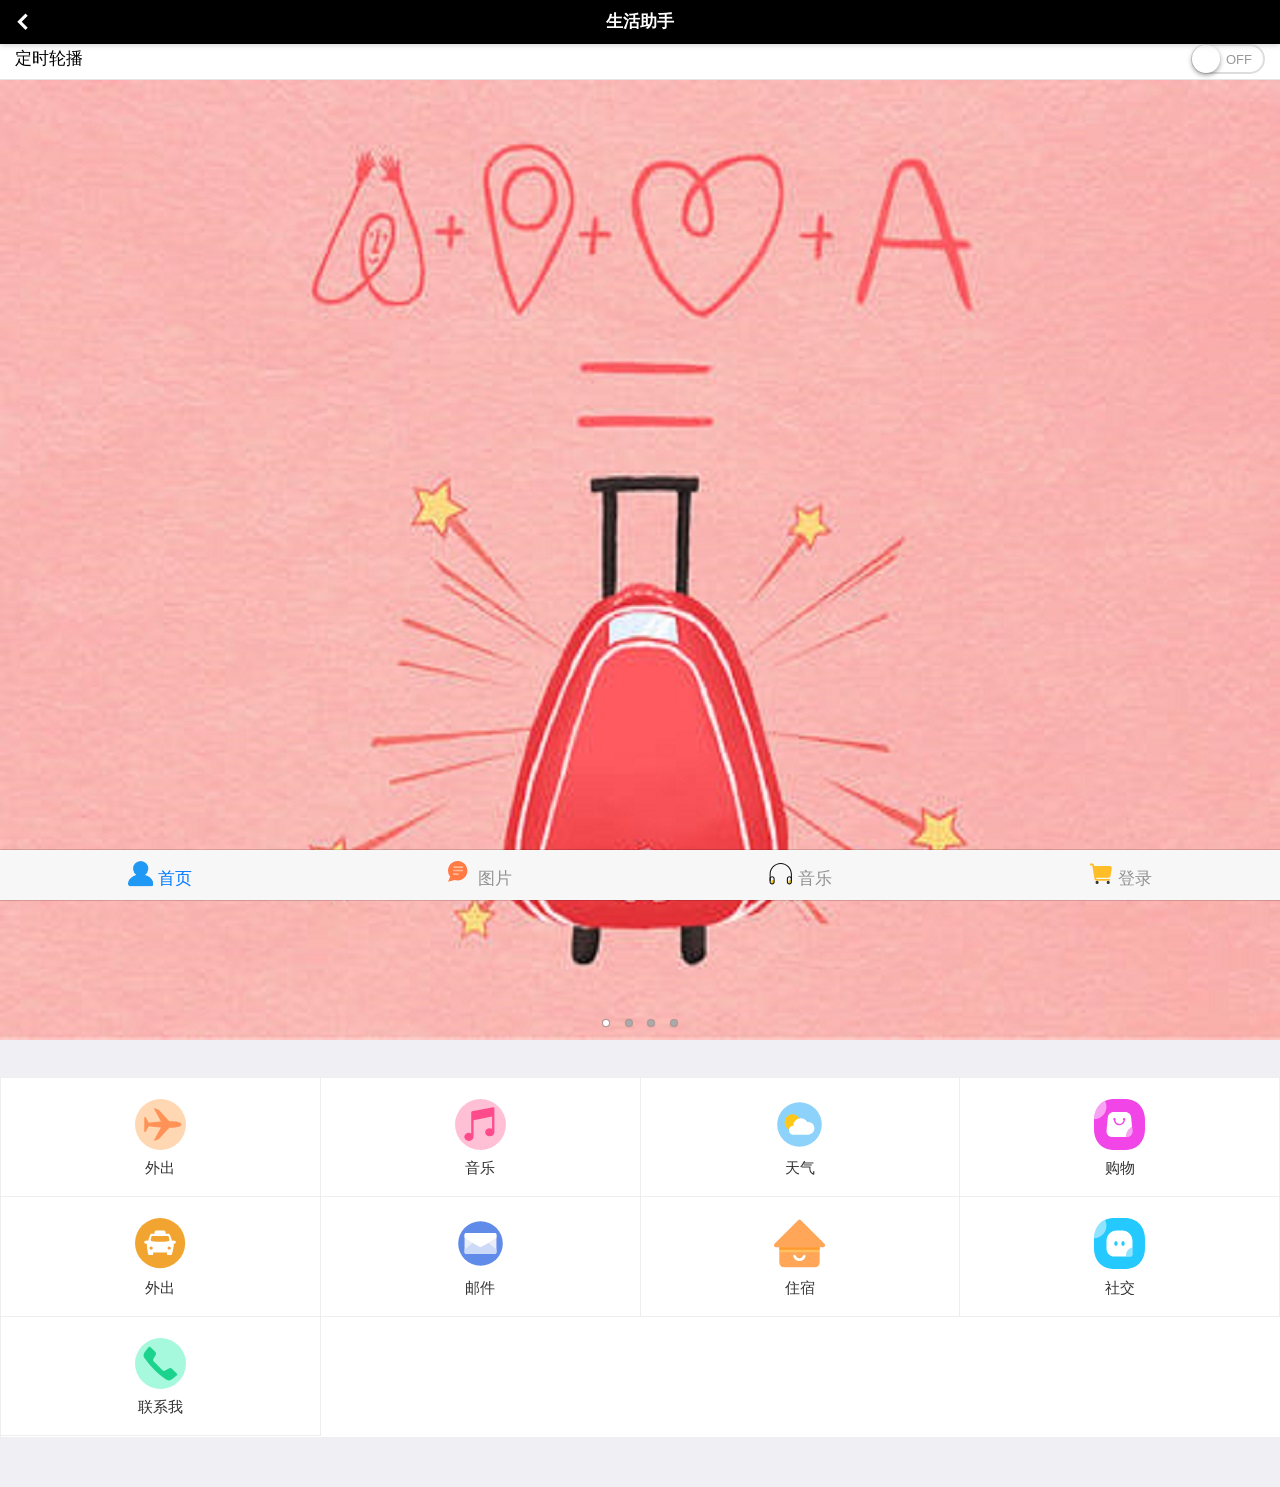
<file: 移动app制作/qmks/index.html>
<!DOCTYPE html>
<html>

	<head>
		<meta charset="utf-8">
		<title>Hello MUI</title>
		<meta name="viewport" content="width=device-width, initial-scale=1,maximum-scale=1,user-scalable=no">
		<meta name="apple-mobile-web-app-capable" content="yes">
		<meta name="apple-mobile-web-app-status-bar-style" content="black">

		<!--标准mui.css-->
		<link rel="stylesheet" href="css/mui.min.css">
		<link rel="stylesheet" href="css/exam1.css">
		<script src="js/iconfont.js"></script>
		<link herf="css/iconfont.css" rel="stylesheet"/>
		<link herf="index.css" rel="stylesheet"/>
		<link rel="stylesheet" herf="css/iconfont.css"/>
		<!--App自定义的css-->
		<!--<link rel="stylesheet" type="text/css" href="../css/app.css"/>-->
	</head>
	<style>
.icon {
  width: 3em;
  height: 3em;
  vertical-align: -0.15em;
  fill: currentColor;
  overflow: hidden;
}

.icon1 {
  width: 1.5em;
  height: 1.5em;
  vertical-align: -0.15em;
  fill: currentColor;
  overflow: hidden;
}
</style>
	<body>
		<header class="mui-bar mui-bar-nav">
			<a class="mui-action-back mui-icon mui-icon-left-nav mui-pull-left"></a>
			<h1 class="mui-title">生活助手</h1>
		</header>
		<div class="mui-content">
			<ul class="mui-table-view mui-table-view-chevron">
				<li id="switch" class="mui-table-view-cell">
					定时轮播
					<div class="mui-switch">
						<div class="mui-switch-handle"></div>
					</div>
				</li>
			</ul>
		</div>
		<div id="slider" class="mui-slider" >
			<div class="mui-slider-group mui-slider-loop">
				<!-- 额外增加的一个节点(循环轮播：第一个节点是最后一张轮播) -->
				<div class="mui-slider-item mui-slider-item-duplicate">
					<a href="#">
						<img src="images/yuantiao.jpg">
					</a>
				</div>
				<!-- 第一张 -->
				<div class="mui-slider-item">
					<a href="#">
						<img src="images/a.jpg">
					</a>
				</div>
				<!-- 第二张 -->
				<div class="mui-slider-item">
					<a href="#">
						<img src="images/aby.jpg">
					</a>
				</div>
				<!-- 第三张 -->
				<div class="mui-slider-item">
					<a href="#">
						<img src="images/sy.jpg">
					</a>
				</div>
				<!-- 第四张 -->
				<div class="mui-slider-item">
					<a href="#">
						<img src="images/qd.jpg">
					</a>
				</div>
				<!-- 额外增加的一个节点(循环轮播：最后一个节点是第一张轮播) -->
				<div class="mui-slider-item mui-slider-item-duplicate">
					<a href="#">
						<img src="images/aby4.jpg">
					</a>
				</div>
			</div>
			<div class="mui-slider-indicator">
				<div class="mui-indicator mui-active"></div>
				<div class="mui-indicator"></div>
				<div class="mui-indicator"></div>
				<div class="mui-indicator"></div>
			</div>
		</div>
		<nav class="mui-bar mui-bar-tab">
		    <a class="mui-tab-item mui-active" href="index.html">
		        
		        <svg class="icon1" aria-hidden="true">
  <use xlink:href="#icon-gerenzhongxin-xuanzhong"></use>
</svg>
		        <span class="mui-tab-label">首页</span>
		    </a>
		    <a class="mui-tab-item" href="imageviewer.html">
		         <svg class="icon1" aria-hidden="true">
  <use xlink:href="#icon-chats"></use>
</svg>
		        <span class="mui-tab-label">图片</span>
		    </a>
		    <a class="mui-tab-item" href="page1.html">
		        <svg class="icon1" aria-hidden="true">
  <use xlink:href="#icon-erji-"></use>
</svg>
		        <span class="mui-tab-label">音乐</span>
		    </a>
		    <a class="mui-tab-item" href="login.html">
		        <svg class="icon1" aria-hidden="true">
  <use xlink:href="#icon-gouwuche-"></use>
</svg>
		        <span class="mui-tab-label">登录</span>
		    </a>
		</nav>
		<div class="mui-content">
		        <ul class="mui-table-view mui-grid-view mui-grid-9">
		            <li class="mui-table-view-cell mui-media mui-col-xs-4 mui-col-sm-3"><a href="https://www.ctrip.com/?sid=155952&allianceid=4897&ouid=index">
		                    <svg class="icon" aria-hidden="true">
  <use xlink:href="#icon-AirplaneMode"></use>
</svg>
		                    
		                    <div class="mui-media-body">外出</div></a></li>
		            <li class="mui-table-view-cell mui-media mui-col-xs-4 mui-col-sm-3"><a href="https://music.163.com/">
		                    <svg class="icon" aria-hidden="true">
  <use xlink:href="#icon-Music"></use>
</svg>
		                    <div class="mui-media-body">音乐</div></a></li>
		            <li class="mui-table-view-cell mui-media mui-col-xs-4 mui-col-sm-3"><a href="offcanvas-drag-left.html">
		                    <svg class="icon" aria-hidden="true">
  <use xlink:href="#icon-weather"></use>
</svg>
		                    <div class="mui-media-body">天气</div></a></li>
		            <li class="mui-table-view-cell mui-media mui-col-xs-4 mui-col-sm-3"><a href="https://www.taobao.com/">
		                    <svg class="icon" aria-hidden="true">
  <use xlink:href="#icon-bianpinghuatubiaosheji-"></use>
</svg>
		                    <div class="mui-media-body">购物</div></a></li>
		            <li class="mui-table-view-cell mui-media mui-col-xs-4 mui-col-sm-3"><a href="https://www.didiglobal.com/">
		                   <svg class="icon" aria-hidden="true">
  <use xlink:href="#icon-chuzuche"></use>
</svg>
		                    <div class="mui-media-body">外出</div></a></li>
		            <li class="mui-table-view-cell mui-media mui-col-xs-4 mui-col-sm-3"><a href="https://mail.qq.com/">
		                    <svg class="icon" aria-hidden="true">
  <use xlink:href="#icon-mail"></use>
</svg>
		                    <div class="mui-media-body">邮件</div></a></li>
		            <li class="mui-table-view-cell mui-media mui-col-xs-4 mui-col-sm-3"><a href="https://www.airbnb.cn/?af=43896654&c=.pi9.pkbaidu_brd_brandzone_demand_title_p1&src=Baidu&medium=PPC&ag_kwid=2299-36-57701246c0b98773.6a0cc0f87b49337e">
		                    <svg class="icon" aria-hidden="true">
  <use xlink:href="#icon-home-mian"></use>
</svg>
		                    <div class="mui-media-body">住宿</div></a></li>
		            <li class="mui-table-view-cell mui-media mui-col-xs-4 mui-col-sm-3"><a href="https://weibo.com/?sudaref=www.baidu.com&display=0&retcode=6102">
		                    <svg class="icon" aria-hidden="true">
  <use xlink:href="#icon-bianpinghuatubiaosheji-1"></use>
</svg>
		                    <div class="mui-media-body">社交</div></a></li>
		           <li class="mui-table-view-cell mui-media mui-col-xs-4 mui-col-sm-3"><a href="https://weixin.qq.com/">
		                    <svg class="icon" aria-hidden="true">
  <use xlink:href="#icon-Phone"></use>
</svg>
		                    <div class="mui-media-body">联系我</div></a></li>
		        </ul> 
		</div>
		
		<script src="js/mui.min.js"></script>
		<script type="text/javascript" charset="utf-8">
			mui.init({
				swipeBack:true //启用右滑关闭功能
			});
			var slider = mui("#slider");
			document.getElementById("switch").addEventListener('toggle', function(e) {
				if (e.detail.isActive) {
					slider.slider({
						interval: 5000
					});
				} else {
					slider.slider({
						interval: 0
					});
				}
			});
		</script>
	<script >
	mui.init();   	mui('body').on('tap','a',function(){document.location.href=this.href;});
	</script>

	</body>

</html>
</file>
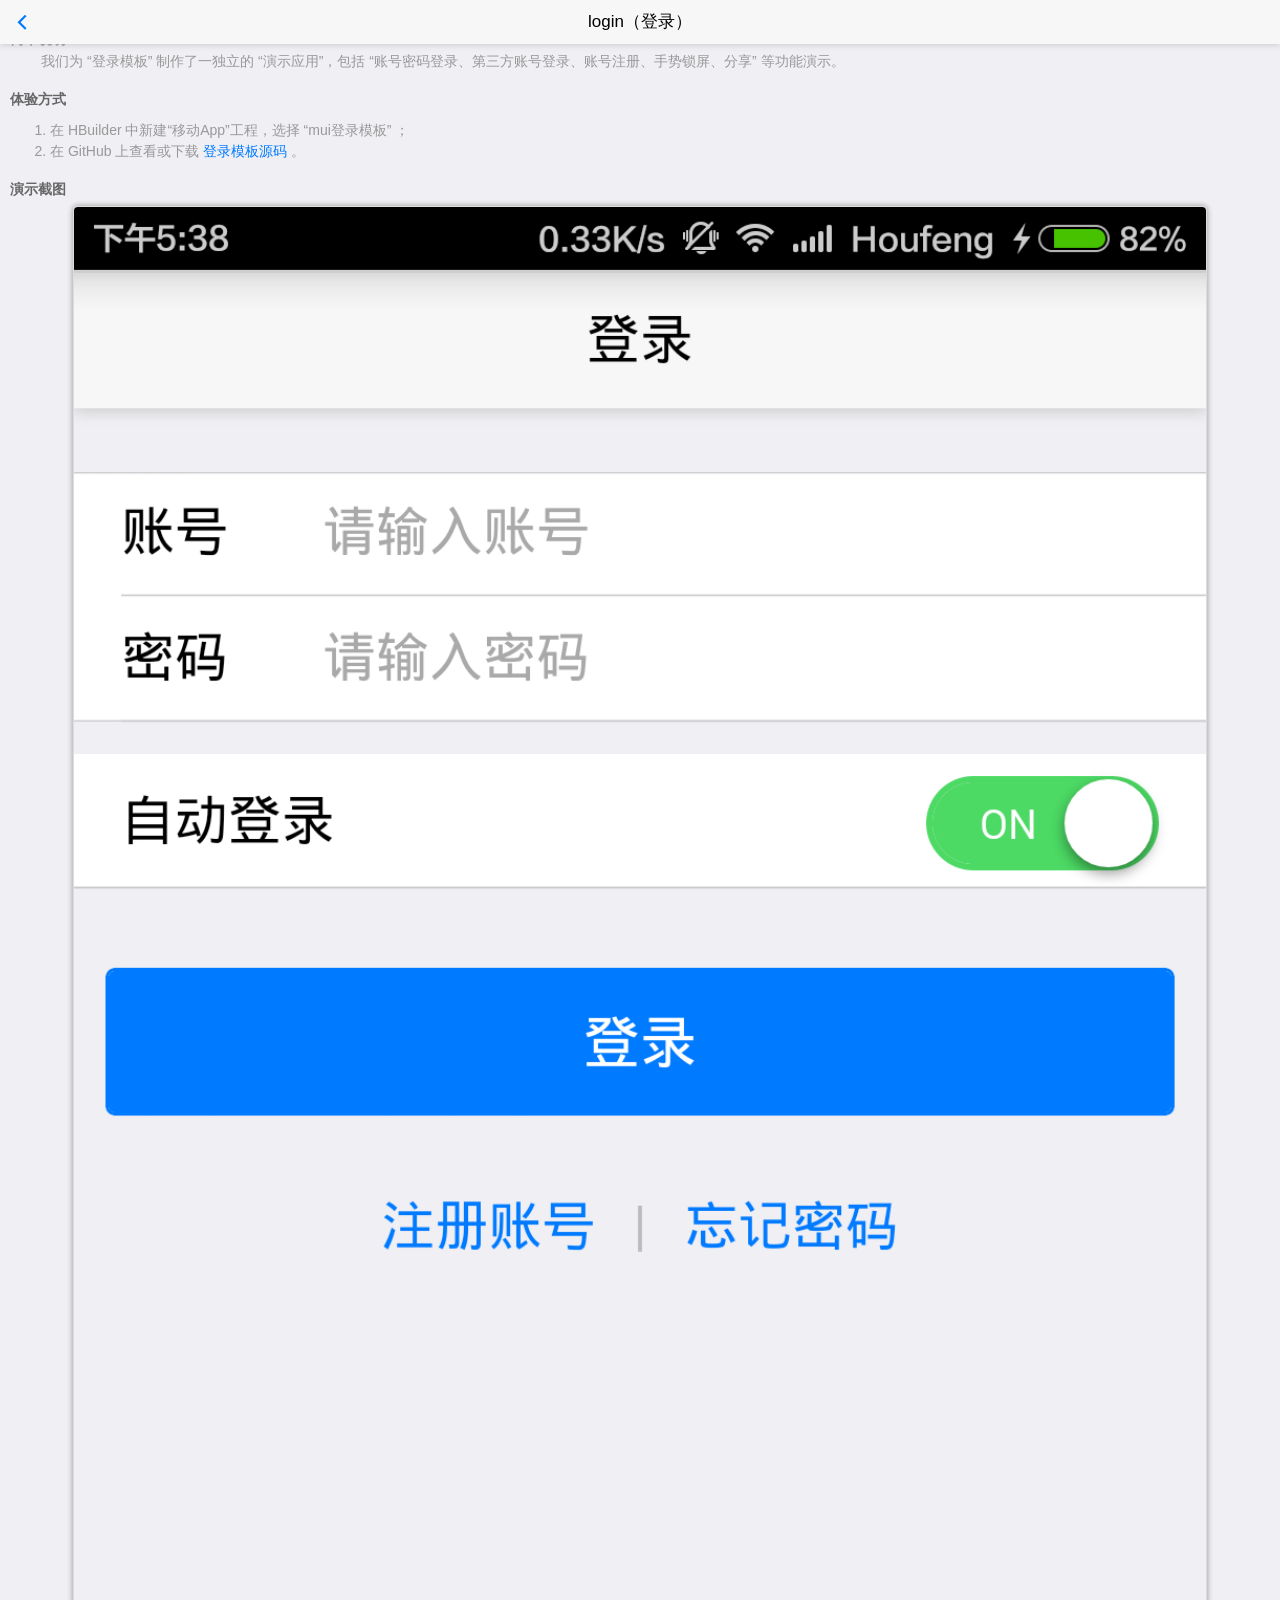
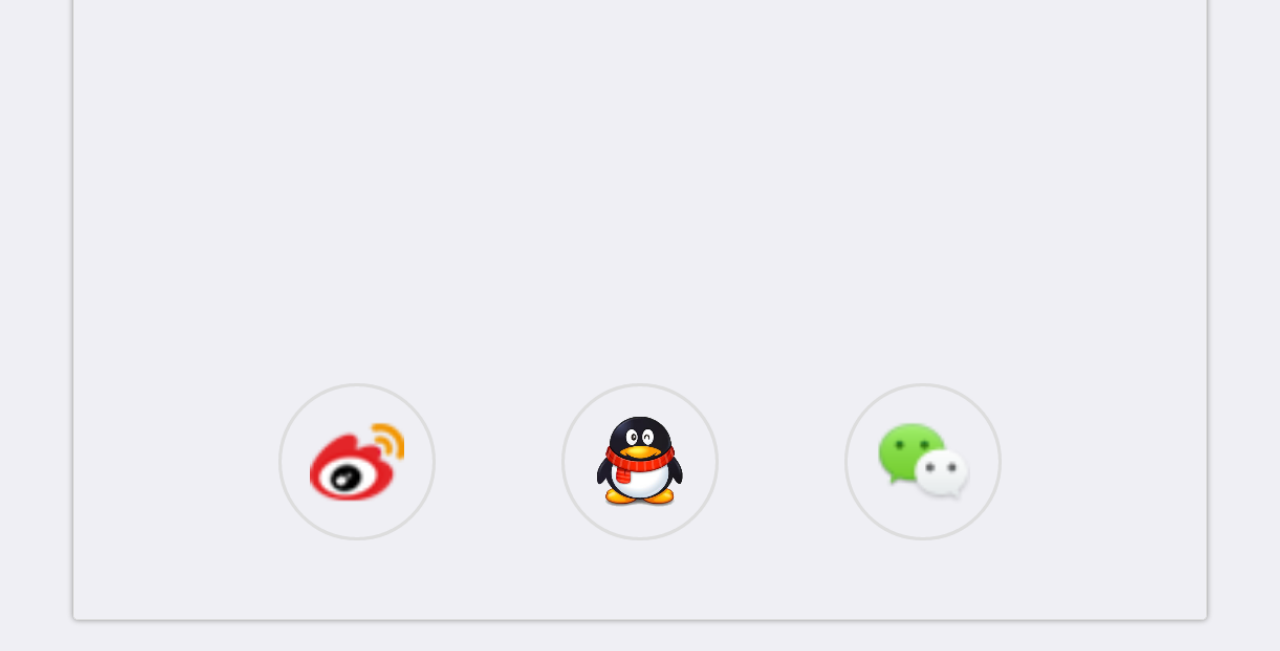
<file: 移动app制作/qmks/login.html>
<!DOCTYPE html>
<html>

	<head>
		<meta charset="utf-8">
		<meta name="viewport" content="width=device-width,initial-scale=1,minimum-scale=1,maximum-scale=1,user-scalable=no" />
		<title></title>
		<link href="css/mui.min.css" rel="stylesheet" />
		<!--App自定义的css-->
		<link rel="stylesheet" type="text/css" href="css/app.css" />
		<style>
			h5,
			p,
			ol,
			li {
				color: #666;
				font-size: 14px;
			}
			h5 {
				font-weight: bold;
			}
			p,
			ol {
				padding: 5px auto;
				margin-bottom: 20px;
			}
			p,
			li {
				color: #999;
			}
			img {
				width: 90%;
				border: solid 1px #ddd;
				border-radius: 5px;
				box-shadow: 0px 0px 5px 1px #aaa;
				margin: 5px auto;
			}
		</style>
	</head>

	<body>
		<header class="mui-bar mui-bar-nav">
			<a class="mui-action-back mui-icon mui-icon-left-nav mui-pull-left"></a>
			<h1 class="mui-title">login（登录）</h1>
		</header>
		<div class="mui-content">
			<div class="mui-content-padded">
				<h5>简单说明</h5>
				<p>
					&nbsp;&nbsp;&nbsp;&nbsp;&nbsp;&nbsp;&nbsp;&nbsp;我们为 “登录模板” 制作了一独立的 “演示应用”，包括 “账号密码登录、第三方账号登录、账号注册、手势锁屏、分享” 等功能演示。
				</p>
				<h5>体验方式</h5>
				<ol>
					<li>在 HBuilder 中新建“移动App”工程，选择 “mui登录模板” ；</li>
					<li>在 GitHub 上查看或下载 <a _src='https://github.com/dcloudio/mui/tree/master/examples/login'>登录模板源码</a> 。
					</li>
				</ol>
				<h5>演示截图</h5>
				<p style="text-align: center;">
					<img src="images/login-1.png" />
				</p>
			</div>
		</div>
		<script src="js/mui.min.js"></script>
		<script type="text/javascript" charset="utf-8">
			(function(mui, window, document, undefined) {
				mui.init();
				var qsa = function() {
					return [].slice.call(document.querySelectorAll.apply(document, arguments));
				};
				qsa("[_src]").forEach(function(item) {
					item.addEventListener('tap', function() {
						var url = this.getAttribute('_src');
						if (url) {
							plus.runtime.openURL(url);
						};
					}, false);
				});
			})(mui, window, document, undefined);
		</script>
	</body>

</html>
</file>
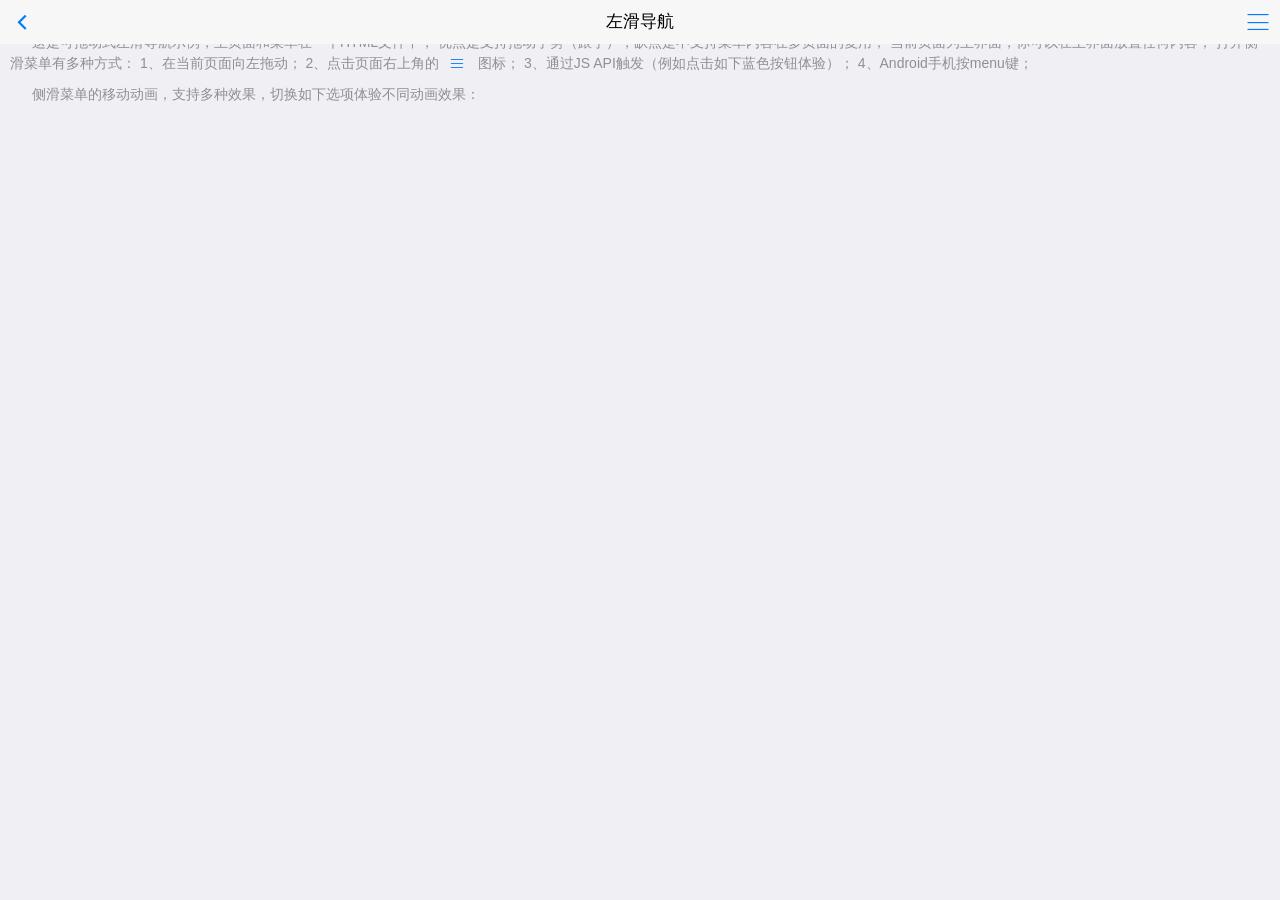
<file: 移动app制作/qmks/offcanvas-drag-left.html>
<!DOCTYPE html>
<html>

	<head>
		<meta charset="utf-8">
		<title>Hello MUI</title>
		<meta name="viewport" content="width=device-width, initial-scale=1,maximum-scale=1,user-scalable=no">
		<meta name="apple-mobile-web-app-capable" content="yes">
		<meta name="apple-mobile-web-app-status-bar-style" content="black">

		<link rel="stylesheet" href="css/mui.min.css">
		<style>
			html,
			body {
				background-color: #efeff4;
			}
			p {
				text-indent: 22px;
			}
			span.mui-icon {
				font-size: 14px;
				color: #007aff;
				margin-left: -15px;
				padding-right: 10px;
			}
			.mui-off-canvas-right {
				color: #fff;
			}
			.title {
				margin: 35px 15px 10px;
			}
			.title+.content {
				margin: 10px 15px 35px;
				color: #bbb;
				text-indent: 1em;
				font-size: 14px;
				line-height: 24px;
			}
			input {
				color: #000;
			}
		</style>
	</head>

	<body>
		<!--侧滑菜单容器-->
		<div id="offCanvasWrapper" class="mui-off-canvas-wrap mui-draggable">
			<!--菜单部分-->
			<aside id="offCanvasSide" class="mui-off-canvas-right">
				<div id="offCanvasSideScroll" class="mui-scroll-wrapper">
					<div class="mui-scroll">
						<div class="title">侧滑导航</div>
						<div class="content">
							这是可拖动式侧滑菜单示例，你可以在这里放置任何内容；关闭侧滑菜单有多种方式： 1.在手机屏幕任意位置向右拖动(drag)；2.点击本侧滑菜单页之外的任意位置; 3.点击如下红色按钮
							<span class="android-only">；4.Android手机按back键；5.Android手机按menu键
							</span>。
							

						</div>
						<div class="title" style="margin-bottom: 25px;">侧滑列表示例</div>
						<ul class="mui-table-view mui-table-view-chevron mui-table-view-inverted">
							<li class="mui-table-view-cell">
								<a class="mui-navigate-right">
									广州非遗
								</a>
							</li>
							<li class="mui-table-view-cell">
								<a class="mui-navigate-right">
									东莞非遗
								</a>
							</li>
							<li class="mui-table-view-cell">
								<a class="mui-navigate-right">
									Item 3
								</a>
							</li>
							<li class="mui-table-view-cell">
								<a class="mui-navigate-right">
									Item 4
								</a>
							</li>
							<li class="mui-table-view-cell">
								<a class="mui-navigate-right">
									Item 5
								</a>
							</li>
							<li class="mui-table-view-cell">
								<a class="mui-navigate-right">
								Item 6
							</a>
							</li>

						</ul>
					</div>
				</div>
			</aside>
			<div class="mui-inner-wrap">
				<header class="mui-bar mui-bar-nav">
					<a class="mui-action-back mui-icon mui-icon-back mui-pull-left"></a>
					<a id="offCanvasBtn" href="#offCanvasSide" class="mui-icon mui-action-menu mui-icon-bars mui-pull-right"></a>
					<h1 class="mui-title">左滑导航</h1>
				</header>
				<div id="offCanvasContentScroll" class="mui-content mui-scroll-wrapper">
					<div class="mui-scroll">
						<div class="mui-content-padded">
							<p>这是可拖动式左滑导航示例，主页面和菜单在一个HTML文件中， 优点是支持拖动手势（跟手），缺点是不支持菜单内容在多页面的复用； 当前页面为主界面，你可以在主界面放置任何内容； 打开侧滑菜单有多种方式： 1、在当前页面向左拖动； 2、点击页面右上角的
								<span class="mui-icon mui-icon-bars"></span> 图标； 3、通过JS API触发（例如点击如下蓝色按钮体验）；
								<span class="android-only">4、Android手机按menu键；</span>
							</p>
							
							<p>侧滑菜单的移动动画，支持多种效果，切换如下选项体验不同动画效果：</p>

						</div>

						
					</div>
				</div>
				<!-- off-canvas backdrop -->
				<div class="mui-off-canvas-backdrop"></div>
			</div>
		</div>
		<script src="js/mui.min.js"></script>
		<script>
			mui.init({
				swipeBack: false,
			});
			 //侧滑容器父节点
			var offCanvasWrapper = mui('#offCanvasWrapper');
			 //主界面容器
			var offCanvasInner = offCanvasWrapper[0].querySelector('.mui-inner-wrap');
			 //菜单容器
			var offCanvasSide = document.getElementById("offCanvasSide");
			 //Android暂不支持整体移动动画
			if (!mui.os.android) {
				document.getElementById("move-togger").classList.remove('mui-hidden');
				var spans = document.querySelectorAll('.android-only');
				for (var i = 0, len = spans.length; i < len; i++) {
					spans[i].style.display = "none";
				}
			}
			 //移动效果是否为整体移动
			var moveTogether = false;
			 //侧滑容器的class列表，增加.mui-slide-in即可实现菜单移动、主界面不动的效果；
			var classList = offCanvasWrapper[0].classList;
			 //变换侧滑动画移动效果；
			mui('.mui-input-group').on('change', 'input', function() {
				if (this.checked) {
					offCanvasSide.classList.remove('mui-transitioning');
					offCanvasSide.setAttribute('style', '');
					classList.remove('mui-slide-in');
					classList.remove('mui-scalable');
					switch (this.value) {
						case 'main-move':
							if (moveTogether) {
								//仅主内容滑动时，侧滑菜单在off-canvas-wrap内，和主界面并列
								offCanvasWrapper[0].insertBefore(offCanvasSide, offCanvasWrapper[0].firstElementChild);
								moveTogether = false;
							}
							break;
						case 'main-move-scalable':
							if (moveTogether) {
								//仅主内容滑动时，侧滑菜单在off-canvas-wrap内，和主界面并列
								offCanvasWrapper[0].insertBefore(offCanvasSide, offCanvasWrapper[0].firstElementChild);
							}
							classList.add('mui-scalable');
							break;
						case 'menu-move':
							classList.add('mui-slide-in');
							break;
						case 'all-move':
							moveTogether = true;
							//整体滑动时，侧滑菜单在inner-wrap内
							offCanvasInner.insertBefore(offCanvasSide, offCanvasInner.firstElementChild);
							break;
					}
					offCanvasWrapper.offCanvas().refresh();
				}
			});
			document.getElementById('offCanvasShow').addEventListener('tap', function() {
				offCanvasWrapper.offCanvas('show');
			});
			document.getElementById('offCanvasHide').addEventListener('tap', function() {
				offCanvasWrapper.offCanvas('close');
			});
			 //主界面和侧滑菜单界面均支持区域滚动；
			mui('#offCanvasSideScroll').scroll();
			mui('#offCanvasContentScroll').scroll();
			 //实现ios平台的侧滑关闭页面；
			if (mui.os.plus && mui.os.ios) {
				offCanvasWrapper[0].addEventListener('shown', function(e) { //菜单显示完成事件
					plus.webview.currentWebview().setStyle({
						'popGesture': 'none'
					});
				});
				offCanvasWrapper[0].addEventListener('hidden', function(e) { //菜单关闭完成事件
					plus.webview.currentWebview().setStyle({
						'popGesture': 'close'
					});
				});
			}
		</script>
	</body>

</html>
</file>
<file: 移动app制作/qmks/css/exam1.css>
.mui-bar-nav{
	background-color: #000000;
}
.mui-bar-nav .mui-title,.mui-bar-nav a{
	color: #FFFFFF;
	font-weight: 600;
}
.mui-grid-view.mui-grid-9{background: #FFFFFF;}
.mui-table-view.mui-grid-view .mui-table-view-cell span{
	font-size: 2em;
	padding: 0.8rem;
	color: #FFFFFF;
	text-align: center;
	border-radius: 1rem;
	background-image: none;
}
.mui-icon.mui-icon-home{
	background-color: #2AC845;
}
.mui-icon-email{
	background-color: #2AC845;
}
.mui-icon-chatbubble{
	background-color: #CF2D28;
}
.mui-icon-location{
	background-color: #EC971F;
}
.mui-icon-search{
	background-color: #6641E2;
}
.mui-icon-phone{
	background-color: #FF0000;
}
.mui-icon-gear{
	background-color: #4CD964;
}
.mui-icon-info{
	background-color: #CF2D28;
}
.mui-icon-more{
	background-color: #007AFF;
}
</file>
<file: 移动app制作/qmks/css/app.css>
/*
 *这是单独为hello mui准备的个性化css，可以覆盖标准mui的css定义；
 * 在实际项目开发时，建议为App单独写一个css文件，从而实现项目的自定义皮肤功能；
 * 
 * */
.mui-plus header.mui-bar{
	display: none;
}
.mui-plus .mui-bar-nav~.mui-content{
	padding: 0;
}

/*hm开头的表示仅为 Hello MUI示例定义*/
.hm-description{
	margin: .5em 0;
}

.hm-description>li {
	font-size: 14px;
	color: #8f8f94;
}
</file>
